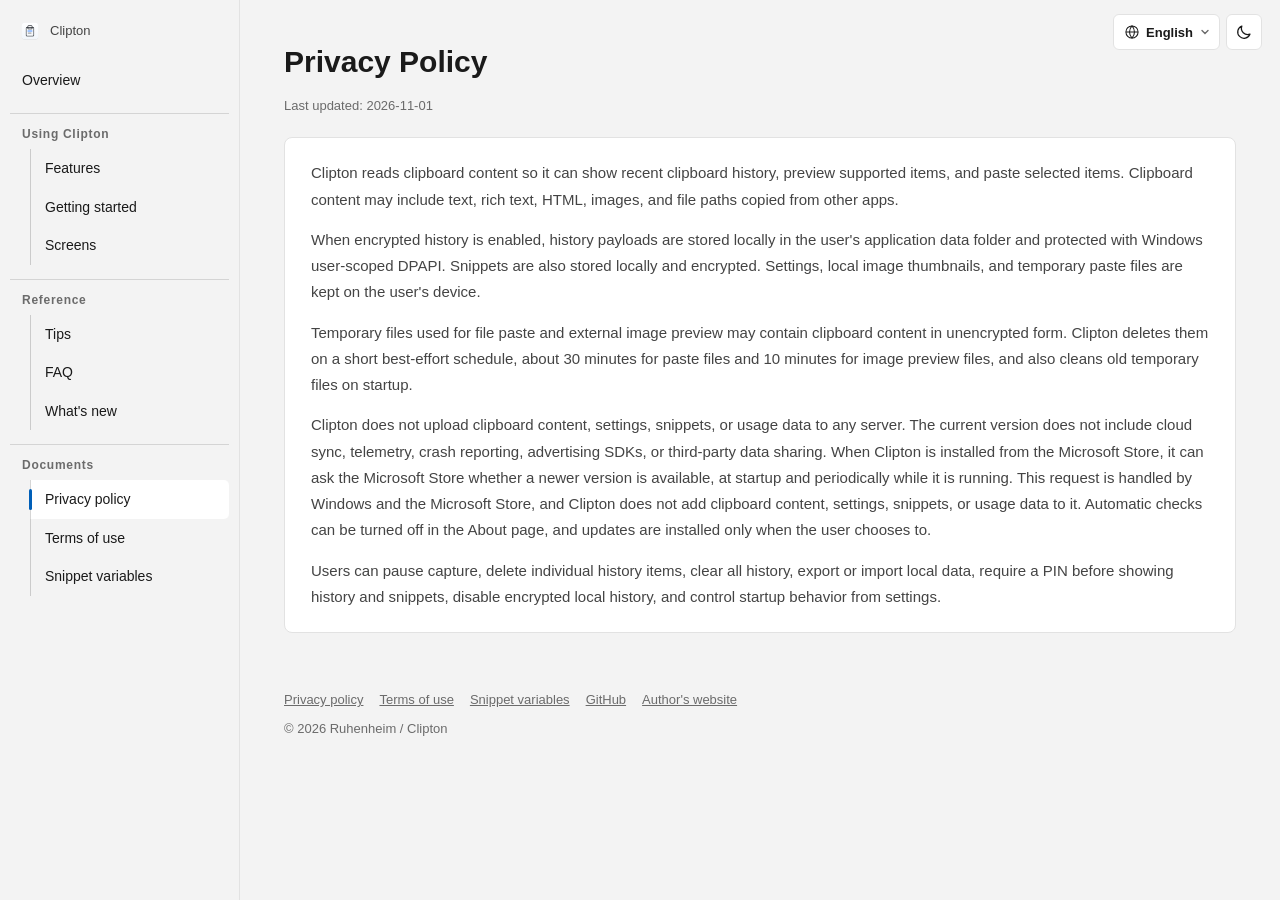
<file: docs/privacy/index.html>
<!DOCTYPE html>
<html lang="ja">
<head>
<meta charset="utf-8">
<meta name="viewport" content="width=device-width, initial-scale=1">
<title data-en="Privacy Policy | Clipton">プライバシーポリシー | Clipton</title>
<meta name="description" content="Clipton がクリップボードの内容とローカルのデータをどう扱うかを説明します。" data-en="How Clipton handles clipboard content and local data.">
<link rel="canonical" href="https://clipton.ruhenheim.org/privacy/">
<link rel="alternate" hreflang="ja" href="https://clipton.ruhenheim.org/privacy/?lang=ja">
<link rel="alternate" hreflang="en" href="https://clipton.ruhenheim.org/privacy/?lang=en">
<link rel="alternate" hreflang="x-default" href="https://clipton.ruhenheim.org/privacy/">
<meta property="og:type" content="website">
<meta property="og:url" content="https://clipton.ruhenheim.org/privacy/">
<meta property="og:title" content="プライバシーポリシー | Clipton">
<meta property="og:description" content="Clipton がクリップボードの内容とローカルのデータをどう扱うかを説明します。">
<meta property="og:image" content="https://clipton.ruhenheim.org/images/site/history-ja.png">
<meta property="og:locale" content="ja_JP">
<meta name="twitter:card" content="summary_large_image">
<meta name="color-scheme" content="dark light">
<meta name="theme-color" content="#f3f3f3" media="(prefers-color-scheme: light)">
<meta name="theme-color" content="#202020" media="(prefers-color-scheme: dark)">
<link rel="icon" type="image/png" href="../images/clipton-icon.png">
<link rel="stylesheet" <link rel="stylesheet" href="../assets/styles.css">
<script>(function(){var r=document.documentElement,q=new URLSearchParams(location.search).get('lang'),s=null,t=null;try{s=localStorage.getItem('clipton-language');t=localStorage.getItem('clipton-theme')}catch(e){}if(t==='light'||t==='dark')r.dataset.theme=t;var l=q==='en'||q==='ja'?q:(s==='en'||s==='ja'?s:((navigator.language||'').toLowerCase().indexOf('ja')===0?'ja':'en'));r.dataset.lang=l;if(l==='en')r.classList.add('en-pending')})();</script>
</head>
<body>
<a class="skip" href="#top" data-i18n="skip">本文へ移動</a><div class="tools"><div class="langmenu">
<button id="lang" class="tool lang" type="button" aria-haspopup="true" aria-expanded="false" aria-controls="lang-list" aria-label="言語: 日本語" title="Language / 言語">
<svg viewBox="0 0 20 20" fill="none" stroke="currentColor" stroke-width="1.3" aria-hidden="true"><circle cx="10" cy="10" r="7.6"/><path d="M2.4 10h15.2M10 2.4c2.1 2.2 3.1 4.7 3.1 7.6s-1 5.4-3.1 7.6c-2.1-2.2-3.1-4.7-3.1-7.6s1-5.4 3.1-7.6z"/></svg>
<span id="lang-label" lang="ja">日本語</span>
<svg class="chev" viewBox="0 0 12 12" fill="none" stroke="currentColor" stroke-width="1.4" stroke-linecap="round" aria-hidden="true"><path d="M3 4.5l3 3 3-3"/></svg>
</button>
<ul id="lang-list" class="lang-list" hidden><li><a href="#" hreflang="ja" lang="ja" data-lang="ja">日本語</a></li><li><a href="#" hreflang="en" lang="en" data-lang="en">English</a></li></ul></div>
<button id="theme" class="tool theme" type="button" aria-label="表示モードを切り替え">
<svg class="sun" viewBox="0 0 20 20" fill="none" stroke="currentColor" stroke-width="1.4" stroke-linecap="round" aria-hidden="true"><circle cx="10" cy="10" r="3.6"/><path d="M10 1.8v2M10 16.2v2M1.8 10h2M16.2 10h2M4.2 4.2l1.4 1.4M14.4 14.4l1.4 1.4M4.2 15.8l1.4-1.4M14.4 5.6l1.4-1.4"/></svg>
<svg class="moon" viewBox="0 0 20 20" fill="none" stroke="currentColor" stroke-width="1.4" stroke-linejoin="round" aria-hidden="true"><path d="M16.6 12.4A7 7 0 0 1 7.6 3.4a7 7 0 1 0 9 9z"/></svg>
</button></div><div class="shell"><aside><div class="brand"><img src="../images/clipton-icon.png" alt="" width="20" height="20">Clipton</div><a href="../" data-i18n="nav.overview">概要</a><div class="grp" data-i18n="grp.use">使い方</div><a href="../#features" data-i18n="nav.features">できること</a><a href="../#start" data-i18n="nav.start">始め方</a><a href="../#gallery" data-i18n="nav.gallery">画面</a><div class="grp" data-i18n="grp.ref">参考</div><a href="../#tips" data-i18n="nav.tips">Tips</a><a href="../#faq" data-i18n="nav.faq">よくある質問</a><a href="../#release" data-i18n="nav.release">更新情報</a><div class="grp" data-i18n="grp.docs">ドキュメント</div><a class="on" aria-current="page" href="../privacy/" data-i18n="foot.privacy">プライバシーポリシー</a><a href="../terms/" data-i18n="foot.terms">利用規約</a><a href="../snippet-variables/" data-i18n="foot.vars">定型文の変数一覧</a></aside><main id="top"><div data-lang-block="ja" lang="ja"><h1>プライバシーポリシー</h1><p class="dim">最終更新日: 2026-11-01</p><div class="card doc" style="margin-top:20px"><p>Clipton は、直近のクリップボード履歴を表示し、対応する項目をプレビューし、選択した項目を貼り付けるためにクリップボード内容を読み取ります。内容にはテキスト、リッチテキスト、HTML、画像、ファイルパスが含まれる場合があります。</p>
      <p>暗号化履歴が有効な場合、履歴ペイロードはユーザーのアプリデータフォルダーにローカル保存され、Windows のユーザースコープ DPAPI で保護されます。登録単語もローカルに保存され、暗号化されます。設定、ローカル画像サムネイル、一時貼り付けファイルもユーザーの端末上に保存されます。</p>
      <p>ファイルとして貼り付けるための一時ファイルと外部画像プレビュー用の一時ファイルには、クリップボード内容が暗号化されない形で含まれる場合があります。Clipton は貼り付け用ファイルを約30分後、画像プレビュー用ファイルを約10分後に削除するよう最善努力で処理し、起動時にも古い一時ファイルを削除します。</p>
      <p>Clipton は、クリップボード内容、設定、登録単語、利用状況データをサーバーへアップロードしません。現在のバージョンには、クラウド同期、テレメトリ、クラッシュレポート、広告 SDK、第三者へのデータ共有はありません。Microsoft Store からインストールした場合、Clipton は起動時と動作中に定期的に、Microsoft Store に新しいバージョンがあるかを確認できます。この問い合わせは Windows と Microsoft Store が処理し、Clipton がクリップボード内容、設定、登録単語、利用状況データを追加することはありません。自動確認は「情報」ページでオフにでき、更新は利用者が操作したときにだけインストールされます。</p>
      <p>ユーザーは、記録の一時停止、履歴項目の個別削除、履歴の全削除、ローカルデータのエクスポート/インポート、履歴と登録単語を表示する前の PIN 要求、暗号化ローカル履歴の無効化、Windows 起動時の開始を設定から制御できます。</p></div></div><div data-lang-block="en" lang="en"><h1>Privacy Policy</h1><p class="dim">Last updated: 2026-11-01</p><div class="card doc" style="margin-top:20px"><p>Clipton reads clipboard content so it can show recent clipboard history, preview supported items, and paste selected items. Clipboard content may include text, rich text, HTML, images, and file paths copied from other apps.</p>
      <p>When encrypted history is enabled, history payloads are stored locally in the user's application data folder and protected with Windows user-scoped DPAPI. Snippets are also stored locally and encrypted. Settings, local image thumbnails, and temporary paste files are kept on the user's device.</p>
      <p>Temporary files used for file paste and external image preview may contain clipboard content in unencrypted form. Clipton deletes them on a short best-effort schedule, about 30 minutes for paste files and 10 minutes for image preview files, and also cleans old temporary files on startup.</p>
      <p>Clipton does not upload clipboard content, settings, snippets, or usage data to any server. The current version does not include cloud sync, telemetry, crash reporting, advertising SDKs, or third-party data sharing. When Clipton is installed from the Microsoft Store, it can ask the Microsoft Store whether a newer version is available, at startup and periodically while it is running. This request is handled by Windows and the Microsoft Store, and Clipton does not add clipboard content, settings, snippets, or usage data to it. Automatic checks can be turned off in the About page, and updates are installed only when the user chooses to.</p>
      <p>Users can pause capture, delete individual history items, clear all history, export or import local data, require a PIN before showing history and snippets, disable encrypted local history, and control startup behavior from settings.</p></div></div><footer class="foot"><nav><a href="../privacy/" data-i18n="foot.privacy">プライバシーポリシー</a><a href="../terms/" data-i18n="foot.terms">利用規約</a><a href="../snippet-variables/" data-i18n="foot.vars">定型文の変数一覧</a><a href="https://github.com/mmiyaji/clipton">GitHub</a><a href="https://ruhenheim.org/" data-i18n="foot.author">作者のサイト</a></nav><p>© 2026 Ruhenheim / Clipton</p></footer></main></div>
<script src="../assets/i18n-en.js"></script>
<script src="../assets/site.js"></script>
</body>
</html>
</file>
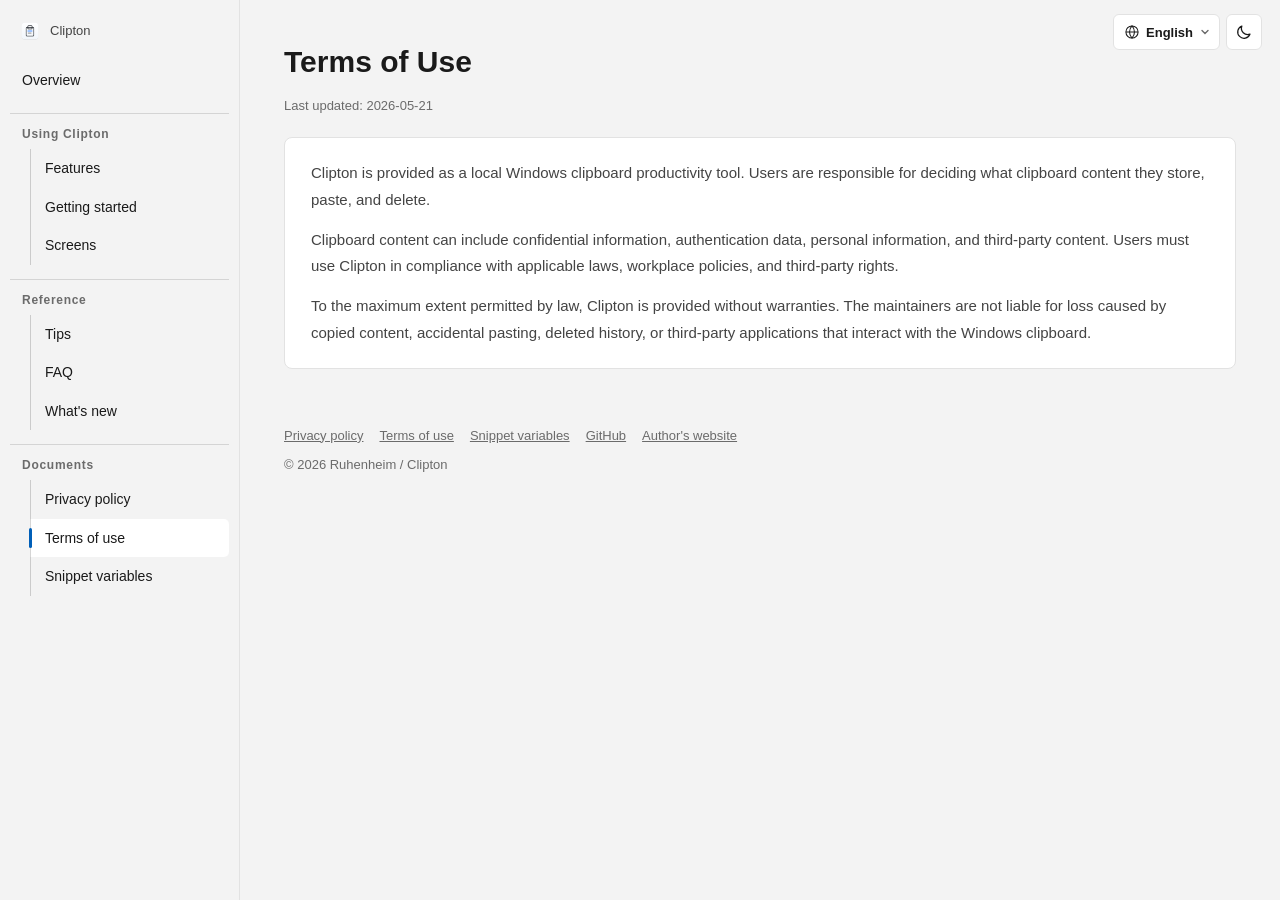
<file: docs/terms/index.html>
<!DOCTYPE html>
<html lang="ja">
<head>
<meta charset="utf-8">
<meta name="viewport" content="width=device-width, initial-scale=1">
<title data-en="Terms of Use | Clipton">利用規約 | Clipton</title>
<meta name="description" content="Windows 用クリップボード管理アプリ Clipton の利用条件です。" data-en="The terms for using Clipton, a clipboard manager for Windows.">
<link rel="canonical" href="https://clipton.ruhenheim.org/terms/">
<link rel="alternate" hreflang="ja" href="https://clipton.ruhenheim.org/terms/?lang=ja">
<link rel="alternate" hreflang="en" href="https://clipton.ruhenheim.org/terms/?lang=en">
<link rel="alternate" hreflang="x-default" href="https://clipton.ruhenheim.org/terms/">
<meta property="og:type" content="website">
<meta property="og:url" content="https://clipton.ruhenheim.org/terms/">
<meta property="og:title" content="利用規約 | Clipton">
<meta property="og:description" content="Windows 用クリップボード管理アプリ Clipton の利用条件です。">
<meta property="og:image" content="https://clipton.ruhenheim.org/images/site/history-ja.png">
<meta property="og:locale" content="ja_JP">
<meta name="twitter:card" content="summary_large_image">
<meta name="color-scheme" content="dark light">
<meta name="theme-color" content="#f3f3f3" media="(prefers-color-scheme: light)">
<meta name="theme-color" content="#202020" media="(prefers-color-scheme: dark)">
<link rel="icon" type="image/png" href="../images/clipton-icon.png">
<link rel="stylesheet" <link rel="stylesheet" href="../assets/styles.css">
<script>(function(){var r=document.documentElement,q=new URLSearchParams(location.search).get('lang'),s=null,t=null;try{s=localStorage.getItem('clipton-language');t=localStorage.getItem('clipton-theme')}catch(e){}if(t==='light'||t==='dark')r.dataset.theme=t;var l=q==='en'||q==='ja'?q:(s==='en'||s==='ja'?s:((navigator.language||'').toLowerCase().indexOf('ja')===0?'ja':'en'));r.dataset.lang=l;if(l==='en')r.classList.add('en-pending')})();</script>
</head>
<body>
<a class="skip" href="#top" data-i18n="skip">本文へ移動</a><div class="tools"><div class="langmenu">
<button id="lang" class="tool lang" type="button" aria-haspopup="true" aria-expanded="false" aria-controls="lang-list" aria-label="言語: 日本語" title="Language / 言語">
<svg viewBox="0 0 20 20" fill="none" stroke="currentColor" stroke-width="1.3" aria-hidden="true"><circle cx="10" cy="10" r="7.6"/><path d="M2.4 10h15.2M10 2.4c2.1 2.2 3.1 4.7 3.1 7.6s-1 5.4-3.1 7.6c-2.1-2.2-3.1-4.7-3.1-7.6s1-5.4 3.1-7.6z"/></svg>
<span id="lang-label" lang="ja">日本語</span>
<svg class="chev" viewBox="0 0 12 12" fill="none" stroke="currentColor" stroke-width="1.4" stroke-linecap="round" aria-hidden="true"><path d="M3 4.5l3 3 3-3"/></svg>
</button>
<ul id="lang-list" class="lang-list" hidden><li><a href="#" hreflang="ja" lang="ja" data-lang="ja">日本語</a></li><li><a href="#" hreflang="en" lang="en" data-lang="en">English</a></li></ul></div>
<button id="theme" class="tool theme" type="button" aria-label="表示モードを切り替え">
<svg class="sun" viewBox="0 0 20 20" fill="none" stroke="currentColor" stroke-width="1.4" stroke-linecap="round" aria-hidden="true"><circle cx="10" cy="10" r="3.6"/><path d="M10 1.8v2M10 16.2v2M1.8 10h2M16.2 10h2M4.2 4.2l1.4 1.4M14.4 14.4l1.4 1.4M4.2 15.8l1.4-1.4M14.4 5.6l1.4-1.4"/></svg>
<svg class="moon" viewBox="0 0 20 20" fill="none" stroke="currentColor" stroke-width="1.4" stroke-linejoin="round" aria-hidden="true"><path d="M16.6 12.4A7 7 0 0 1 7.6 3.4a7 7 0 1 0 9 9z"/></svg>
</button></div><div class="shell"><aside><div class="brand"><img src="../images/clipton-icon.png" alt="" width="20" height="20">Clipton</div><a href="../" data-i18n="nav.overview">概要</a><div class="grp" data-i18n="grp.use">使い方</div><a href="../#features" data-i18n="nav.features">できること</a><a href="../#start" data-i18n="nav.start">始め方</a><a href="../#gallery" data-i18n="nav.gallery">画面</a><div class="grp" data-i18n="grp.ref">参考</div><a href="../#tips" data-i18n="nav.tips">Tips</a><a href="../#faq" data-i18n="nav.faq">よくある質問</a><a href="../#release" data-i18n="nav.release">更新情報</a><div class="grp" data-i18n="grp.docs">ドキュメント</div><a href="../privacy/" data-i18n="foot.privacy">プライバシーポリシー</a><a class="on" aria-current="page" href="../terms/" data-i18n="foot.terms">利用規約</a><a href="../snippet-variables/" data-i18n="foot.vars">定型文の変数一覧</a></aside><main id="top"><div data-lang-block="ja" lang="ja"><h1>利用規約</h1><p class="dim">最終更新日: 2026-05-21</p><div class="card doc" style="margin-top:20px"><p>Clipton は Windows 向けのローカル動作型クリップボード生産性ツールとして提供されます。ユーザーは、保存、貼り付け、削除するクリップボード内容を自ら判断する責任を負います。</p>
      <p>クリップボード内容には、機密情報、認証情報、個人情報、第三者のコンテンツが含まれる場合があります。ユーザーは、適用される法令、勤務先のポリシー、第三者の権利を遵守して Clipton を利用する必要があります。</p>
      <p>法令で認められる最大限の範囲で、Clipton は保証なく提供されます。コピーされた内容、誤貼り付け、履歴削除、Windows クリップボードと連携する第三者アプリにより生じた損害について、メンテナーは責任を負いません。</p></div></div><div data-lang-block="en" lang="en"><h1>Terms of Use</h1><p class="dim">Last updated: 2026-05-21</p><div class="card doc" style="margin-top:20px"><p>Clipton is provided as a local Windows clipboard productivity tool. Users are responsible for deciding what clipboard content they store, paste, and delete.</p>
      <p>Clipboard content can include confidential information, authentication data, personal information, and third-party content. Users must use Clipton in compliance with applicable laws, workplace policies, and third-party rights.</p>
      <p>To the maximum extent permitted by law, Clipton is provided without warranties. The maintainers are not liable for loss caused by copied content, accidental pasting, deleted history, or third-party applications that interact with the Windows clipboard.</p></div></div><footer class="foot"><nav><a href="../privacy/" data-i18n="foot.privacy">プライバシーポリシー</a><a href="../terms/" data-i18n="foot.terms">利用規約</a><a href="../snippet-variables/" data-i18n="foot.vars">定型文の変数一覧</a><a href="https://github.com/mmiyaji/clipton">GitHub</a><a href="https://ruhenheim.org/" data-i18n="foot.author">作者のサイト</a></nav><p>© 2026 Ruhenheim / Clipton</p></footer></main></div>
<script src="../assets/i18n-en.js"></script>
<script src="../assets/site.js"></script>
</body>
</html>
</file>
<file: docs/assets/styles.css>
:root{--bg:#f3f3f3;--card:#ffffff;--card2:#f9f9f9;--fg:#1a1a1a;--muted:#444;--dim:#6b6b6b;--line:#e2e2e2;--accent:#005fb8;--accent-fg:#fff;--kbd:#ffffff;--kbd-edge:#c8c8c8;
  --body:"Yu Gothic UI","Yu Gothic",Meiryo,"Noto Sans JP","Hiragino Kaku Gothic ProN",sans-serif;--display:"Yu Gothic UI","Yu Gothic",Meiryo,"Noto Sans JP","Hiragino Kaku Gothic ProN",sans-serif;--body-en:"Segoe UI Variable Text","Segoe UI","Yu Gothic UI",Meiryo,"Noto Sans JP",sans-serif;--display-en:"Segoe UI Variable Display","Segoe UI","Yu Gothic UI",Meiryo,"Noto Sans JP",sans-serif;--mono:"Cascadia Mono",Consolas,monospace;color-scheme:light}
:root[data-lang="en"]{--body:var(--body-en);--display:var(--display-en)}
@media (prefers-color-scheme: dark){:root:not([data-theme="light"]){--bg:#202020;--card:#2b2b2b;--card2:#323232;--fg:#ffffff;--muted:#c5c5c5;--dim:#9a9a9a;--line:#3a3a3a;--accent:#60cdff;--accent-fg:#000;--kbd:#383838;--kbd-edge:#1a1a1a;color-scheme:dark}}
:root[data-theme="dark"]{--bg:#202020;--card:#2b2b2b;--card2:#323232;--fg:#ffffff;--muted:#c5c5c5;--dim:#9a9a9a;--line:#3a3a3a;--accent:#60cdff;--accent-fg:#000;--kbd:#383838;--kbd-edge:#1a1a1a;color-scheme:dark}
*{box-sizing:border-box}html{scroll-behavior:smooth}
@media (prefers-reduced-motion: reduce){html{scroll-behavior:auto}}
body{margin:0;background:var(--bg);color:var(--fg);font:15px/1.75 var(--body)}
h1,h2,h3{font-family:var(--display);text-wrap:balance;word-break:auto-phrase}
p,li,dd{word-break:auto-phrase}
a{color:var(--accent)}a:focus-visible,button:focus-visible{outline:2px solid var(--accent);outline-offset:2px}
img{max-width:100%;height:auto}
code{font-family:var(--mono);font-size:.88em;background:var(--card2);border:1px solid var(--line);padding:0 .35em;border-radius:4px}
kbd{font-family:var(--body);font-size:.82em;font-weight:600;display:inline-block;min-width:1.9em;text-align:center;padding:.05em .45em;margin:0 .08em;border-radius:5px;background:var(--kbd);border:1px solid var(--line);border-bottom-color:var(--kbd-edge);box-shadow:inset 0 -1px 0 var(--kbd-edge);color:var(--fg);line-height:1.5;white-space:nowrap}
.shot{width:100%;display:block;border-radius:6px;border:1px solid var(--line)}.shot-link{display:block;cursor:zoom-in}
.store{display:inline-flex;border-radius:5px}.store img{display:block;height:36px;width:auto}.store .on-light{display:none}
:root[data-theme="light"] .store .on-light{display:block}:root[data-theme="light"] .store .on-dark{display:none}
@media (prefers-color-scheme: light){:root:not([data-theme="dark"]) .store .on-light{display:block}:root:not([data-theme="dark"]) .store .on-dark{display:none}}
.tools{display:flex;gap:6px}.tool{height:36px;min-width:36px;display:grid;place-items:center;border-radius:6px;border:1px solid var(--line);background:var(--card);color:var(--fg);cursor:pointer;padding:0 8px;font:600 13px/1 var(--body)}
.tool:hover{background:var(--card2)}
.theme svg{width:18px;height:18px}.theme .sun{display:none}
:root[data-theme="dark"] .theme .sun{display:block}:root[data-theme="dark"] .theme .moon{display:none}
@media (prefers-color-scheme: dark){:root:not([data-theme="light"]) .theme .sun{display:block}:root:not([data-theme="light"]) .theme .moon{display:none}}
.tool.lang{display:inline-flex;align-items:center;gap:6px;padding:0 8px 0 10px}.tool.lang svg{width:16px;height:16px;flex:none}
.tool.lang svg.chev{width:12px;height:12px;color:var(--dim)}.tool.lang[aria-expanded="true"] svg.chev{transform:rotate(180deg)}
.langmenu{position:relative}
.lang-list{position:absolute;right:0;top:calc(100% + 4px);min-width:140px;margin:0;padding:4px;list-style:none;background:var(--card);border:1px solid var(--line);border-radius:8px;box-shadow:0 8px 24px rgba(0,0,0,.28);z-index:30}
.lang-list[hidden]{display:none}
.lang-list a{display:flex;align-items:center;gap:8px;padding:7px 10px;border-radius:5px;color:var(--fg);text-decoration:none;font-size:14px}
.lang-list a::before{content:"";width:3px;height:14px;border-radius:2px;background:transparent}
.lang-list a[aria-current="true"]::before{background:var(--accent)}
.lang-list a:hover,.lang-list a:focus-visible{background:var(--card2);outline:none}
.skip{position:absolute;left:-9999px}.skip:focus{left:16px;top:12px;z-index:40;background:var(--card);padding:6px 10px;border-radius:5px}
html.en-pending body{visibility:hidden}

/* layout: fixed left navigation like the Windows Settings app, content column up to 1040px */
.tools{position:fixed;top:14px;right:18px;z-index:10}
.shell{display:grid;grid-template-columns:240px minmax(0,1fr);min-height:100vh}
aside{position:sticky;top:0;height:100vh;padding:14px 10px;border-right:1px solid var(--line)}
.brand{display:flex;gap:10px;align-items:center;padding:6px 10px 18px;font-size:13px;color:var(--muted)}.brand img{width:20px;height:20px}
aside .grp{font-size:12px;font-weight:600;letter-spacing:.06em;color:var(--dim);margin:14px 0 2px;padding:10px 12px 2px;border-top:1px solid color-mix(in srgb,var(--fg) 14%,transparent);cursor:default;user-select:none}aside .grp~a{margin-left:20px;padding-left:14px;border-left:1px solid color-mix(in srgb,var(--fg) 18%,transparent);border-radius:0 5px 5px 0}aside .grp~a.on::before{left:-2px}aside .brand+.grp{border-top:0;margin-top:2px;padding-top:6px}
aside a{display:block;padding:7px 12px;border-radius:5px;color:var(--fg);text-decoration:none;font-size:14px;position:relative}
aside a:hover{background:var(--card)}
aside a.on{background:var(--card)}aside a.on::before{content:"";position:absolute;left:0;top:9px;bottom:9px;width:3px;border-radius:2px;background:var(--accent)}
main{padding:36px 44px 96px;max-width:1040px}
h1{font-size:30px;font-weight:600;margin:0 0 6px}h2{font-size:20px;font-weight:600;margin:48px 0 12px}h3{font-size:15px;font-weight:600;margin:0}
.sub{color:var(--muted);margin:0 0 4px;max-width:46em}.dim{color:var(--dim);font-size:13px;margin:0}
.row{display:flex;gap:10px;flex-wrap:wrap;align-items:center;margin:18px 0 26px}
.card{background:var(--card);border:1px solid var(--line);border-radius:8px;padding:16px 18px}
.stack{display:grid;gap:4px}
.exp{padding:0}.exp>.head{display:grid;grid-template-columns:minmax(0,1fr) 300px;gap:20px;padding:16px 18px;align-items:center}
.exp p{margin:2px 0 0;color:var(--muted);font-size:14px}
.others{margin:12px 0 0;padding-left:1.2em;color:var(--muted);font-size:14px}
.gal{display:grid;grid-template-columns:repeat(3,minmax(0,1fr));gap:10px}.gal figure{margin:0}.gal figcaption{font-size:12px;color:var(--dim);margin-top:4px}
ol.steps{margin:0;padding:0;list-style:none;counter-reset:n}ol.steps li{counter-increment:n;display:grid;grid-template-columns:28px 1fr;gap:10px;padding:10px 0;border-top:1px solid var(--line)}ol.steps li:first-child{border-top:0}
ol.steps li::before{content:counter(n);width:24px;height:24px;border-radius:50%;background:var(--card2);border:1px solid var(--line);display:grid;place-items:center;font-size:12px}
table.keys{width:100%;border-collapse:collapse;font-size:14px}table.keys th,table.keys td{padding:8px 4px;text-align:left;border-top:1px solid var(--line)}table.keys tr:first-child th,table.keys tr:first-child td{border-top:0}table.keys th{width:11em;font-weight:400}
.tips{display:grid;grid-template-columns:repeat(2,minmax(0,1fr));gap:8px;margin-top:8px}.tips p{margin:4px 0 0;color:var(--muted);font-size:14px}
details{background:var(--card);border:1px solid var(--line);border-radius:8px;margin-bottom:4px}summary{cursor:pointer;padding:12px 18px;font-weight:600;list-style:none;display:flex;justify-content:space-between;gap:12px}
summary::-webkit-details-marker{display:none}summary::after{content:"⌄";color:var(--dim)}details[open] summary::after{content:"⌃"}details p{margin:0;padding:0 18px 14px;color:var(--muted)}
.foot{margin-top:56px;color:var(--dim);font-size:13px}.foot nav{display:flex;gap:16px;flex-wrap:wrap}.foot p{margin:6px 0 0}
@media (max-width:860px){.tools{position:static;justify-content:flex-end;padding:8px 10px 0}.shell{grid-template-columns:1fr}aside{position:static;height:auto;display:flex;overflow-x:auto;gap:4px;padding:8px;border-right:0;border-bottom:1px solid var(--line)}aside .grp,.brand{display:none}aside .grp~a{margin-left:0;padding-left:12px;border-left:0;border-radius:5px}aside a{white-space:nowrap}main{padding:24px 16px 80px}.exp>.head{grid-template-columns:1fr}.tips{grid-template-columns:1fr}.gal{grid-template-columns:1fr 1fr}}
:root:not([data-lang="en"]) [data-lang-block="en"]{display:none}:root[data-lang="en"] [data-lang-block="ja"]{display:none}
.doc{padding:22px 26px}.doc>:first-child{margin-top:0}.doc>:last-child{margin-bottom:0}.doc p{color:var(--muted);margin:0 0 14px}
.doc h3{font-size:15px;margin:28px 0 8px}.doc .note{font-size:13px;color:var(--dim)}
.table-wrap{overflow-x:auto;margin:12px 0 24px}.doc table{width:100%;border-collapse:collapse;font-size:14px}
.doc th,.doc td{padding:9px 10px;text-align:left;vertical-align:top;border-bottom:1px solid var(--line)}.doc th{background:var(--card2);font-weight:600;white-space:nowrap}
.doc td:first-child{white-space:nowrap}
.doc pre{margin:12px 0 20px;padding:14px 16px;overflow-x:auto;background:var(--card2);border:1px solid var(--line);border-radius:6px;line-height:1.6}.doc pre code{border:0;background:none;padding:0;font-size:13px}
.copy-button{appearance:none;border:1px solid var(--line);border-radius:5px;background:var(--card2);color:var(--fg);padding:3px 10px;font:13px/1.4 var(--body);cursor:pointer;white-space:nowrap}
.copy-button:hover{border-color:var(--accent)}.copy-button.copied{border-color:var(--accent);color:var(--accent)}
.release ul{margin:10px 0 0;padding-left:1.2em;color:var(--muted);font-size:14px}.release li+li{margin-top:4px}.release .version{font-family:var(--mono);font-size:13px;color:var(--dim)}.release p{margin:12px 0 0;font-size:14px}
.foot nav a{color:var(--dim)}.foot nav a:hover{color:var(--accent)}
</file>
